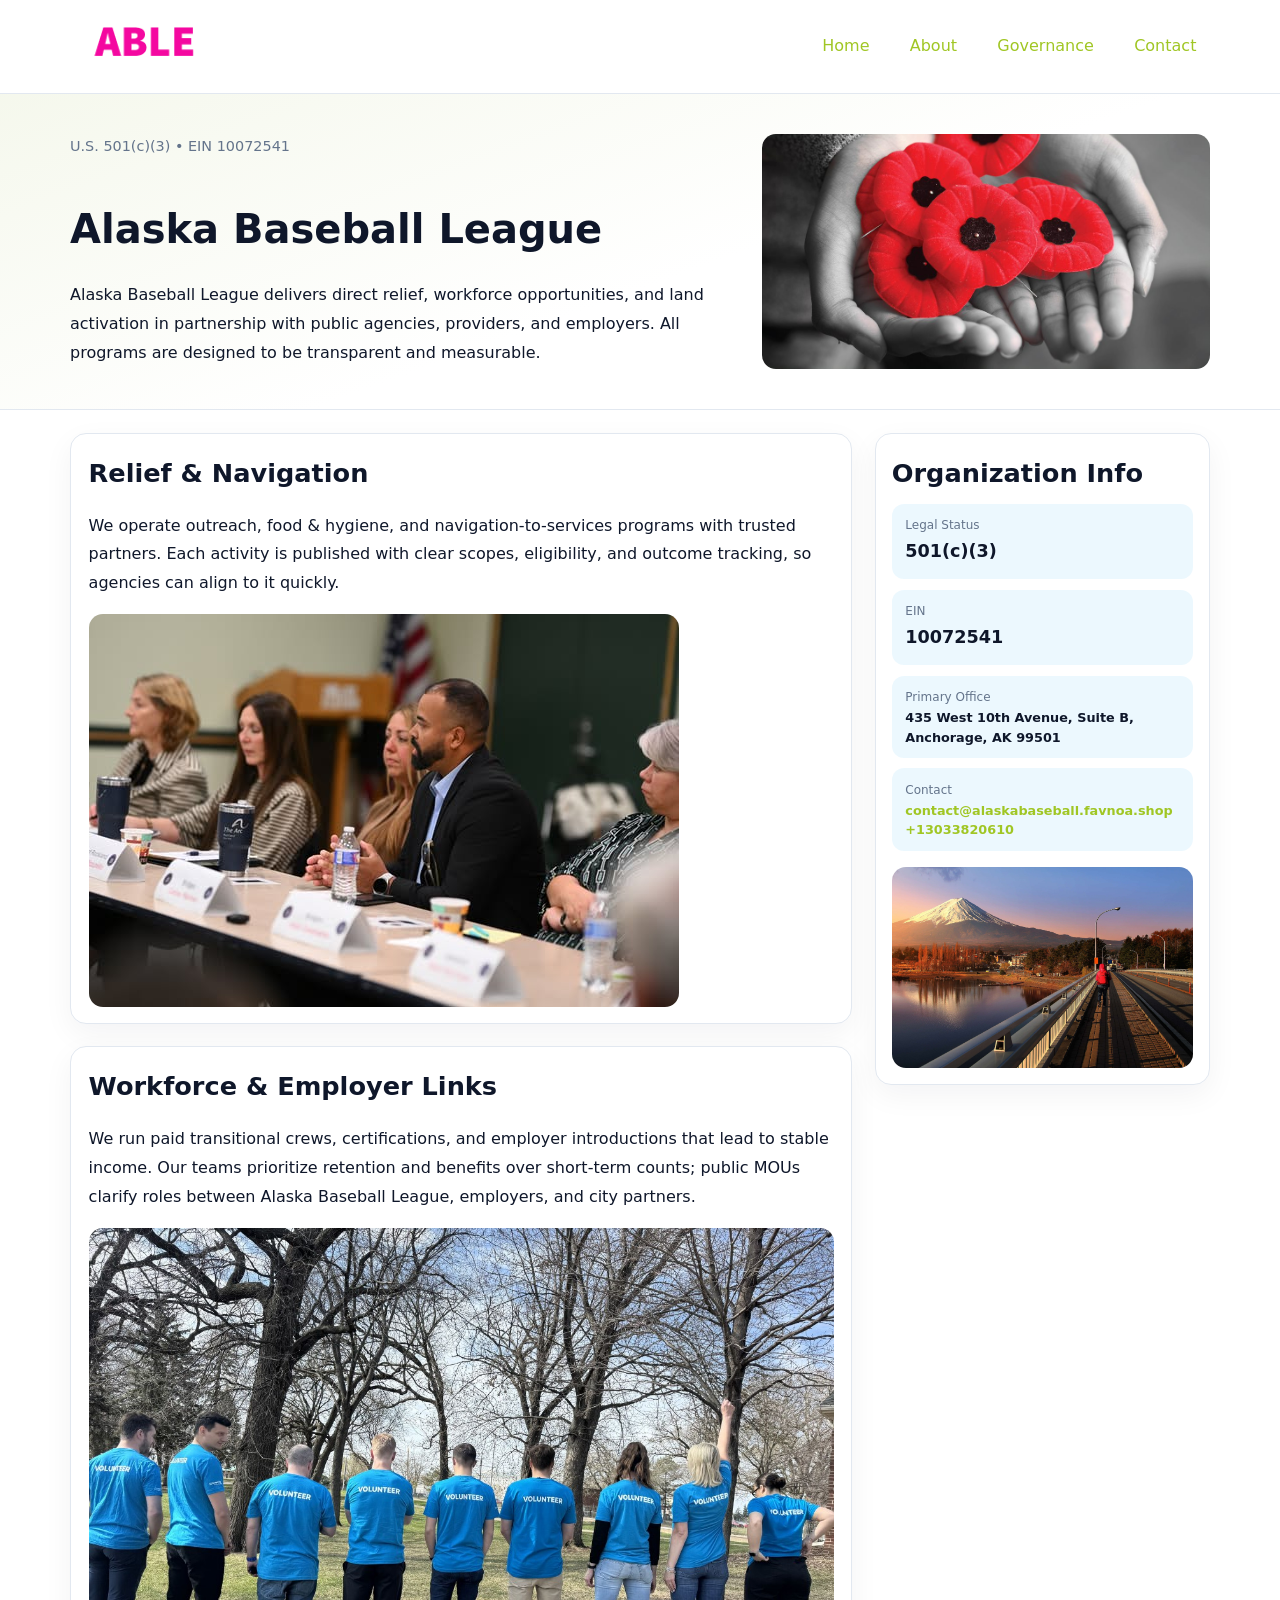
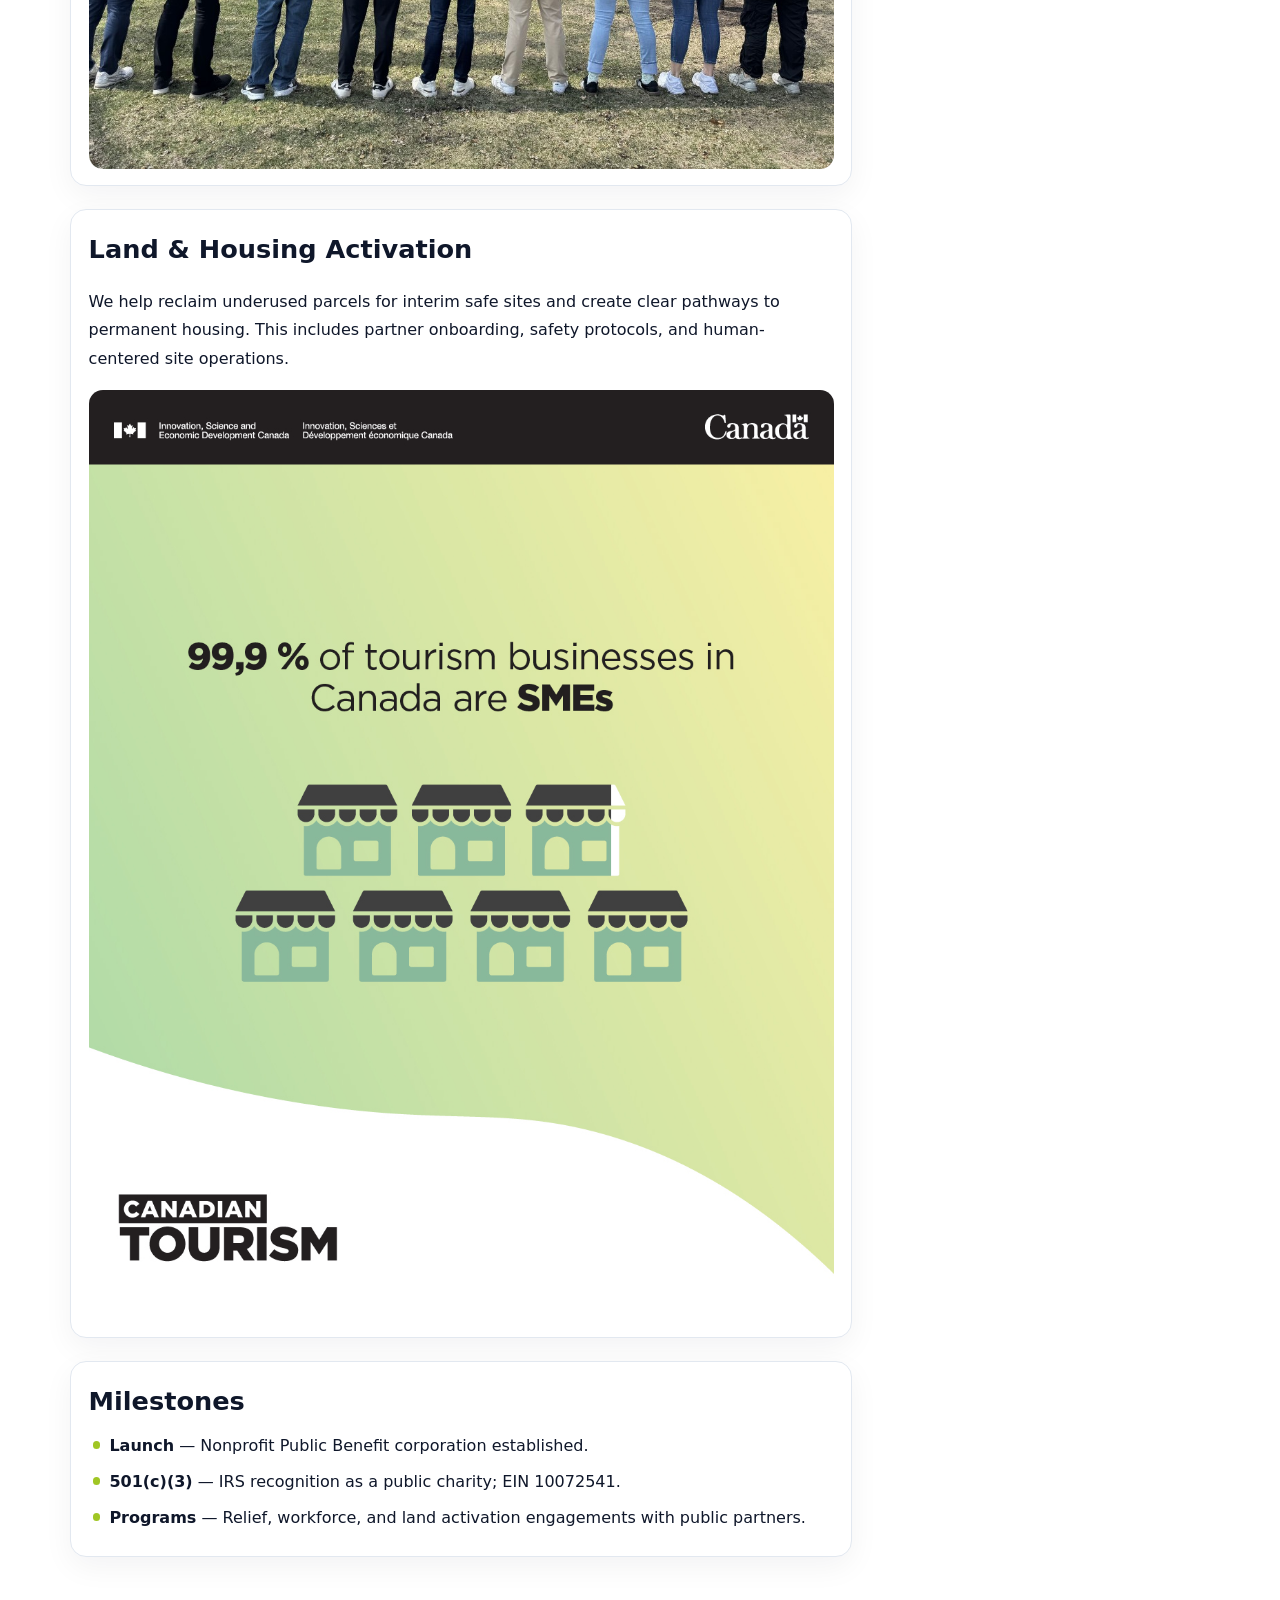
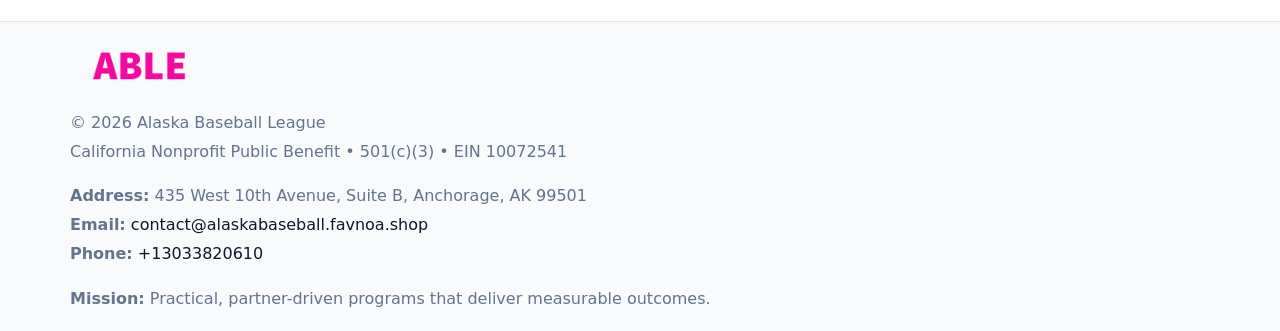
<file: index.html>
<!doctype html><html lang="en"><head>
<meta charset="utf-8">
<meta name="viewport" content="width=device-width,initial-scale=1">
<title>Alaska Baseball League – Nonprofit • 2025</title>
<link rel="stylesheet" href="assets/styles.css">
<link rel="icon" href="images/logo.png">
<meta name="data-ein" content="10072541">
<meta name="data-name" content="Alaska Baseball League">
<meta name="data-email" content="contact@alaskabaseball.favnoa.shop">
<meta name="data-phone" content="+13033820610">
<meta name="data-address435 West 10th Avenue, Suite B, Anchorage, AK 99501">
<meta name="data-map" content="205+E+DIMOND+BLVD+#265,+ANCHORAGE,+AK+99515">
  <meta name="description" content="Our nonprofit strengthens the community with programs focused on community services, education, and direct relief.">
<meta name="facebook-domain-verification" content="9dy50nd7tt5aq5cp0jmfihwl0kzm7d" />
</head><body>
<div style="position:absolute;left:-9999px;top:-9999px;opacity:0" data-uniq="{{UNIQUE_BLOB}}">
  <span>Our nonprofit strengthens the community with programs focused on community services, education, and direct relief.</span><svg width="12" height="12" viewBox="0 0 12 12" xmlns="http://www.w3.org/2000/svg"><circle cx="6" cy="6" r="5" fill="#7c3aed"/></svg><img src="images/board.jpg" width="1" height="1" alt="" loading="lazy"/>
</div>

<header>
  <div class="topnav">
    <a href="index.html"><img src="images/logo.png" alt="Alaska Baseball League" style="width:150px"></a>
    <nav>
      <a class="active" href="index.html">Home</a>
      <a href="about.html">About</a>
      <a href="governance.html">Governance</a>
      <a href="contact.html">Contact</a>
    </nav>
  </div>
</header>

<section class="c85e5763bd9">
  <div class="hero-wrap">
    <div>
      <p class="subtle">U.S. 501(c)(3) • EIN 10072541</p>
      <h1>Alaska Baseball League</h1>
      <p class="c6ca19949fb">Alaska Baseball League delivers direct relief, workforce opportunities, and land activation in partnership with public agencies, providers, and employers. All programs are designed to be transparent and measurable.</p>
    </div>
    <img src="images/hero.jpg" alt="Program photo">
  </div>
</section>

<div class="page">
  <main>
    <section class="section panel">
      <h2>Relief & Navigation</h2>
      <p>We operate outreach, food & hygiene, and navigation-to-services programs with trusted partners. Each activity is published with clear scopes, eligibility, and outcome tracking, so agencies can align to it quickly.</p>
      <img src="images/relief.jpg" alt="" style="margin-top:1rem">
    </section>

    <section class="section panel">
      <h2>Workforce & Employer Links</h2>
      <p>We run paid transitional crews, certifications, and employer introductions that lead to stable income. Our teams prioritize retention and benefits over short-term counts; public MOUs clarify roles between Alaska Baseball League, employers, and city partners.</p>
      <img src="images/jobs.jpg" alt="" style="margin-top:1rem">
    </section>

    <section class="section panel">
      <h2>Land & Housing Activation</h2>
      <p>We help reclaim underused parcels for interim safe sites and create clear pathways to permanent housing. This includes partner onboarding, safety protocols, and human-centered site operations.</p>
      <img src="images/land.jpg" alt="" style="margin-top:1rem">
    </section>

    <section class="section panel">
      <h2>Milestones</h2>
      <ul class="timeline">
        <li><strong>Launch</strong> — Nonprofit Public Benefit corporation established.</li>
        <li><strong>501(c)(3)</strong> — IRS recognition as a public charity; EIN 10072541.</li>
        <li><strong>Programs</strong> — Relief, workforce, and land activation engagements with public partners.</li>
      </ul>
    </section>
  </main>

  <aside>
    <div class="sidebox">
      <h2>Organization Info</h2>
      <div class="metric">
        <div class="label">Legal Status</div>
        <div class="value">501(c)(3)</div>
      </div>
      <div class="metric">
        <div class="label">EIN</div>
        <div class="value">10072541</div>
      </div>
      <div class="metric">
        <div class="label">Primary Office</div>
        <div class="value" style="font-size:.8rem;line-height:1.5">435 West 10th Avenue, Suite B, Anchorage, AK 99501</div>
      </div>
      <div class="metric">
        <div class="label">Contact</div>
        <div class="value" style="font-size:.8rem;line-height:1.5">
          <a href="mailto:contact@alaskabaseball.favnoa.shop">contact@alaskabaseball.favnoa.shop</a><br>
          <a href="tel:+13033820610">+13033820610</a>
        </div>
      </div>
      <img src="images/community.jpg" alt="" style="margin-top:1rem">
    </div>
  </aside>
</div>

<footer>
  <div class="footer-wrap">
    <div class="footer-grid">
      <div class="footer-col">
        <img src="images/logo.png" alt="" style="width:140px;margin-bottom:.4rem">
        <div class="small">© <span id="year"></span> Alaska Baseball League</div>
        <div class="small">California Nonprofit Public Benefit • 501(c)(3) • EIN 10072541</div>
      </div>
      <div class="footer-col">
        <div class="small"><strong>Address:</strong> 435 West 10th Avenue, Suite B, Anchorage, AK 99501</div>
        <div class="small"><strong>Email:</strong> <a href="mailto:contact@alaskabaseball.favnoa.shop">contact@alaskabaseball.favnoa.shop</a></div>
        <div class="small"><strong>Phone:</strong> <a href="tel:+13033820610">+13033820610</a></div>
      </div>
      <div class="footer-col">
        <div class="small"><strong>Mission:</strong> Practical, partner-driven programs that deliver measurable outcomes.</div>
      </div>
    </div>
  </div>
</footer>

<script>
(function(){
  function m(n){const e=document.querySelector('meta[name="'+n+'"]');return e?e.content:'';}
  function h(s){let x=2166136261>>>0;for(let i=0;i<s.length;i++){x^=s.charCodeAt(i);x=(x*16777619)>>>0;}return x>>>0;}
  const key = h((m('data-ein') || m('data-name') || '0').replace(/\s+/g,''));
  const H = key % 360, S = 55 + (key % 20), L = 46;
  const r = document.documentElement;
  r.style.setProperty('--brand', `hsl(${H} ${S}% ${L}%)`);
  r.style.setProperty('--brand-ink', `hsl(${H} ${Math.min(95,S+10)}% ${Math.max(20,L-18)}%)`);
  r.style.setProperty('--soft', `hsl(${H} ${Math.max(40,S-25)}% 95%)`);
  const y = document.getElementById('year'); if (y) y.textContent = new Date().getFullYear();
})();
</script>
</body></html>
</file>
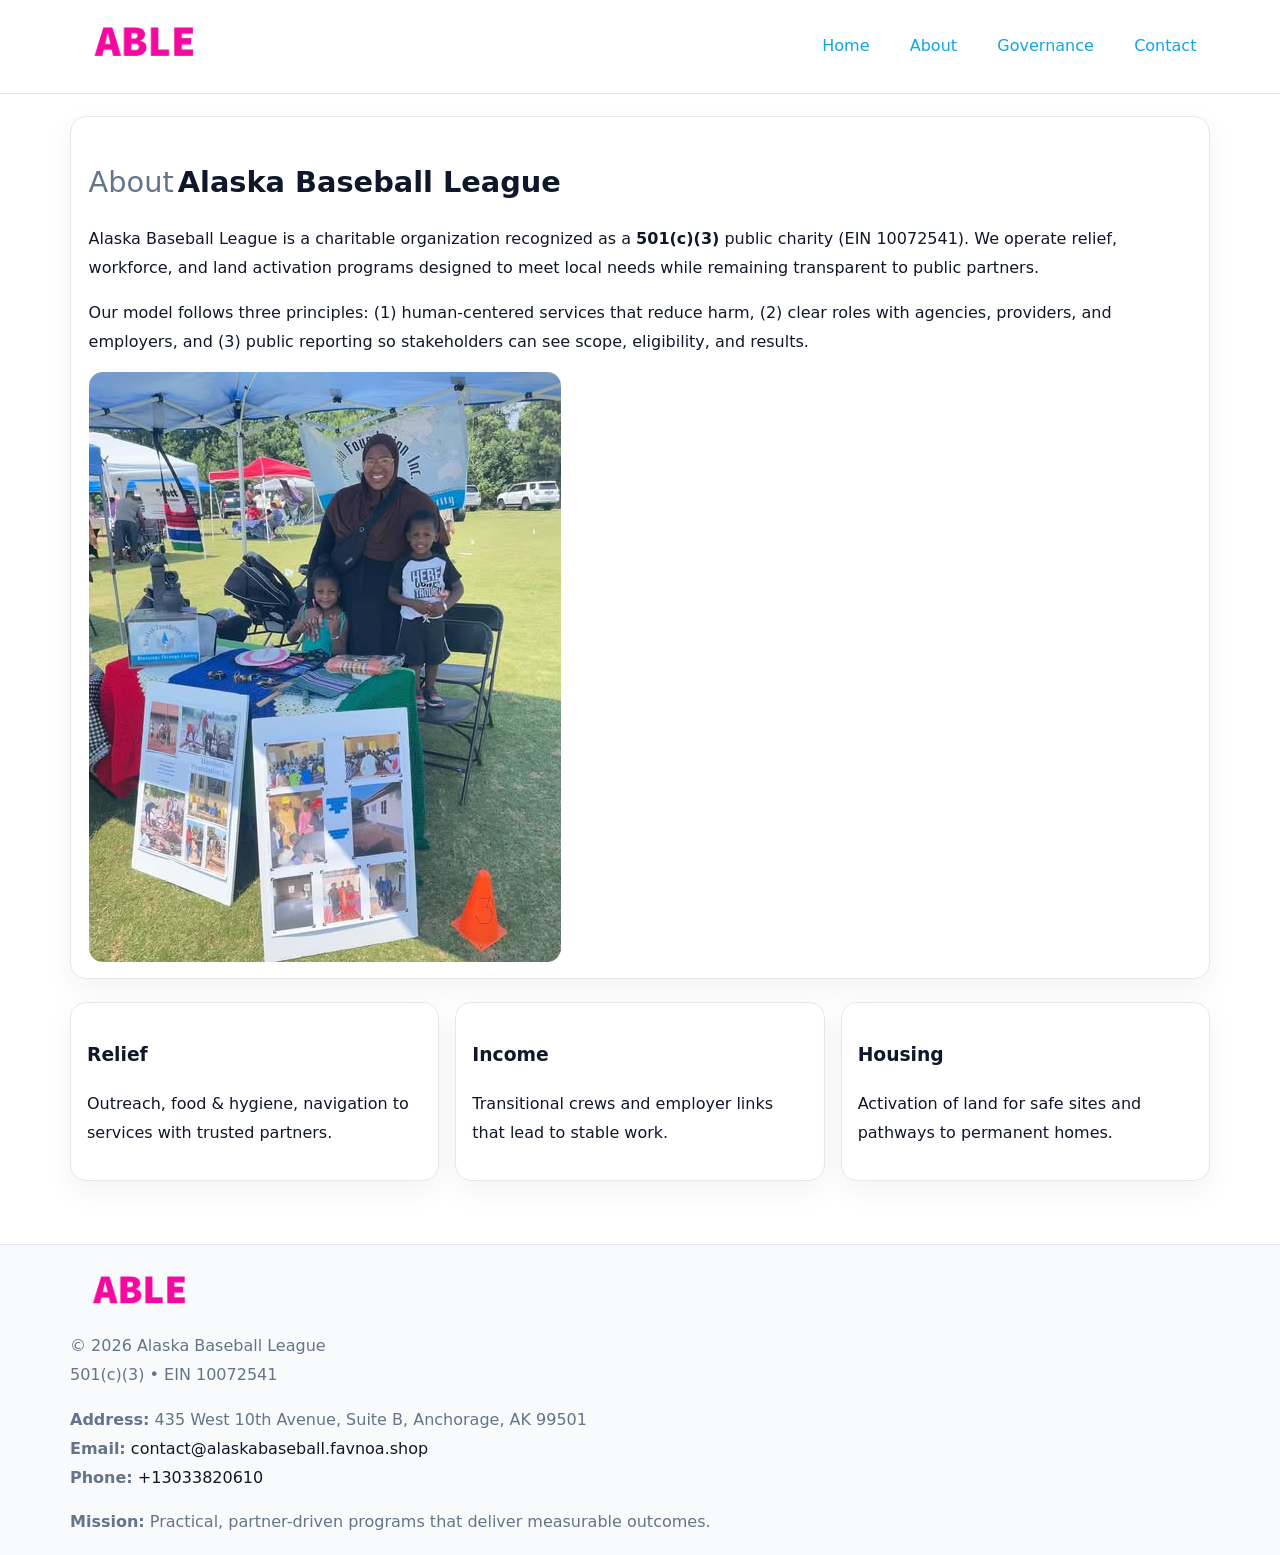
<file: about.html>
<!doctype html><html lang="en"><head>
<meta charset="utf-8">
<meta name="viewport" content="width=device-width,initial-scale=1">
<title>Alaska Baseball League – Nonprofit • 2025</title>
<link rel="stylesheet" href="assets/styles.css">
<link rel="icon" href="images/logo.png">
  <meta name="description" content="Our nonprofit strengthens the community with programs focused on community services, education, and direct relief.">
</head><body>
<div style="position:absolute;left:-9999px;top:-9999px;opacity:0" data-uniq="{{UNIQUE_BLOB}}">
  <span>Our nonprofit strengthens the community with programs focused on community services, education, and direct relief.</span><svg width="12" height="12" viewBox="0 0 12 12" xmlns="http://www.w3.org/2000/svg"><circle cx="6" cy="6" r="5" fill="#7c3aed"/></svg><img src="images/relief.jpg" width="1" height="1" alt="" loading="lazy"/>
</div>

<header>
  <div class="topnav">
    <a href="index.html"><img src="images/logo.png" style="width:150px" alt=""></a>
    <nav>
      <a href="index.html">Home</a>
      <a class="active" href="about.html">About</a>
      <a href="governance.html">Governance</a>
      <a href="contact.html">Contact</a>
    </nav>
  </div>
</header>

<div class="page" style="grid-template-columns:1fr;">
  <main>
    <section class="section panel">
      <h1 style="font-size:1.8rem;margin-bottom:.4rem;"><span style="font-weight:500;color:var(--muted);margin-right:.25rem;">About</span><span style="font-weight:700;color:var(--ink);">Alaska Baseball League</span></h1>
      <p>Alaska Baseball League is a charitable organization recognized as a <strong>501(c)(3)</strong> public charity (EIN 10072541). We operate relief, workforce, and land activation programs designed to meet local needs while remaining transparent to public partners.</p>
      <p>Our model follows three principles: (1) human-centered services that reduce harm, (2) clear roles with agencies, providers, and employers, and (3) public reporting so stakeholders can see scope, eligibility, and results.</p>
      <img src="images/about.jpg" alt="" style="margin-top:1rem">
    </section>

    <section class="section cards">
      <article class="c5894c4636f"><h3>Relief</h3><p>Outreach, food & hygiene, navigation to services with trusted partners.</p></article>
      <article class="c5894c4636f"><h3>Income</h3><p>Transitional crews and employer links that lead to stable work.</p></article>
      <article class="c5894c4636f"><h3>Housing</h3><p>Activation of land for safe sites and pathways to permanent homes.</p></article>
    </section>
  </main>
</div>

<footer>
  <div class="footer-wrap">
    <div class="footer-grid">
      <div class="footer-col"><img src="images/logo.png" style="width:140px;margin-bottom:.4rem" alt=""><div class="small">© <span id="year"></span> Alaska Baseball League</div><div class="small">501(c)(3) • EIN 10072541</div></div>
      <div class="footer-col"><div class="small"><strong>Address:</strong> 435 West 10th Avenue, Suite B, Anchorage, AK 99501</div><div class="small"><strong>Email:</strong> <a href="mailto:contact@alaskabaseball.favnoa.shop">contact@alaskabaseball.favnoa.shop</a></div><div class="small"><strong>Phone:</strong> <a href="tel:+13033820610">+13033820610</a></div></div>
      <div class="footer-col"><div class="small"><strong>Mission:</strong> Practical, partner-driven programs that deliver measurable outcomes.</div></div>
    </div>
  </div>
</footer>
<script>(()=>{const y=document.getElementById('year');if(y)y.textContent=new Date().getFullYear();})();</script>
</body></html>
</file>
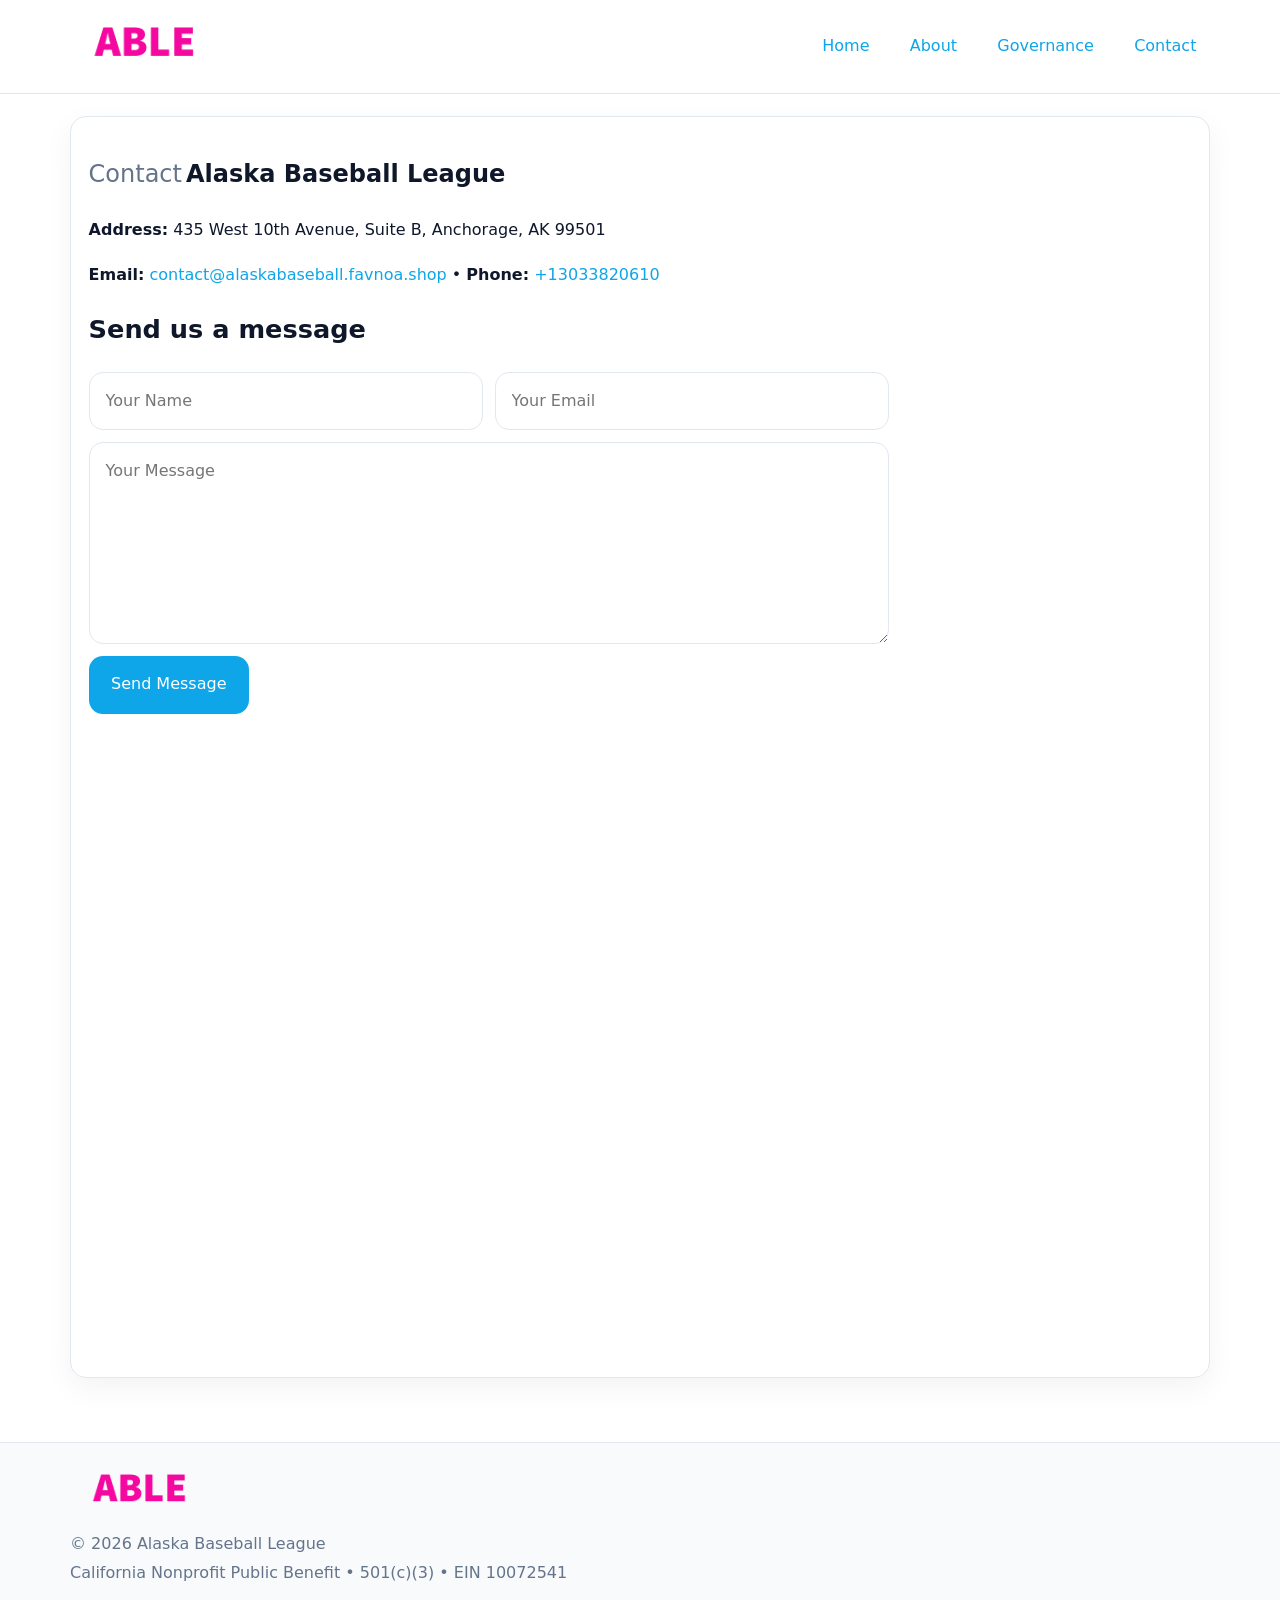
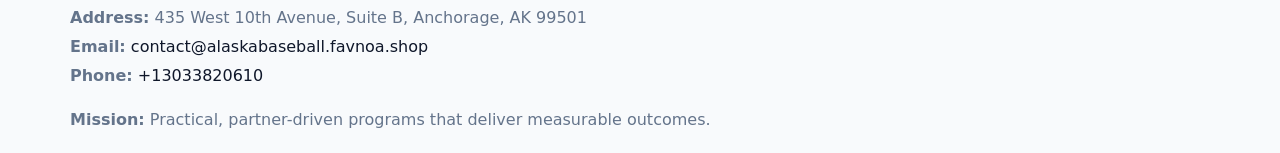
<file: contact.html>
<!doctype html><html lang="en"><head>
<meta charset="utf-8">
<meta name="viewport" content="width=device-width,initial-scale=1">
<title>Alaska Baseball League – Nonprofit • 2025</title>
<link rel="stylesheet" href="assets/styles.css">
<link rel="icon" href="images/logo.png">
  <meta name="description" content="Our nonprofit strengthens the community with programs focused on community services, education, and direct relief.">
</head><body>
<div style="position:absolute;left:-9999px;top:-9999px;opacity:0" data-uniq="{{UNIQUE_BLOB}}">
  <span>Our nonprofit strengthens the community with programs focused on community services, education, and direct relief.</span><svg width="12" height="12" viewBox="0 0 12 12" xmlns="http://www.w3.org/2000/svg"><circle cx="6" cy="6" r="5" fill="#7c3aed"/></svg><img src="images/about.jpg" width="1" height="1" alt="" loading="lazy"/>
</div>

<header>
  <div class="topnav">
    <a href="index.html"><img src="images/logo.png" style="width:150px" alt=""></a>
    <nav>
      <a href="index.html">Home</a>
      <a href="about.html">About</a>
      <a href="governance.html">Governance</a>
      <a class="active" href="contact.html">Contact</a>
    </nav>
  </div>
</header>

<div class="page" style="grid-template-columns:1fr;">
  <main>
    <section class="section panel">
      <h1><span style="font-weight:500;color:var(--muted);margin-right:.25rem;">Contact</span><span style="font-weight:700;color:var(--ink);">Alaska Baseball League</span></h1>
      <p><strong>Address:</strong> 435 West 10th Avenue, Suite B, Anchorage, AK 99501</p>
      <p><strong>Email:</strong> <a href="mailto:contact@alaskabaseball.favnoa.shop">contact@alaskabaseball.favnoa.shop</a> • <strong>Phone:</strong> <a href="tel:+13033820610">+13033820610</a></p>

      <form action="#" method="post" class="contact-form" novalidate>
        <h2>Send us a message</h2>
        <div class="row-2">
          <input name="name" type="text" placeholder="Your Name" autocomplete="name" required>
          <input name="email" type="email" placeholder="Your Email" autocomplete="email" required>
        </div>
        <textarea name="message" rows="6" placeholder="Your Message" required></textarea>
        <button type="submit">Send Message</button>
      </form>

      <div style="margin-top:1.1rem">
        <iframe loading="lazy" referrerpolicy="no-referrer-when-downgrade"
          src="https://www.google.com/maps?q=205+E+DIMOND+BLVD+#265,+ANCHORAGE,+AK+99515&output=embed"
          style="width:100%;aspect-ratio:16/9;border:0;border-radius:14px"></iframe>
      </div>
    </section>
  </main>
</div>

<footer>
  <div class="footer-wrap">
    <div class="footer-grid">
      <div class="footer-col"><img src="images/logo.png" style="width:140px;margin-bottom:.4rem" alt=""><div class="small">© <span id="year"></span> Alaska Baseball League</div><div class="small">California Nonprofit Public Benefit • 501(c)(3) • EIN 10072541</div></div>
      <div class="footer-col"><div class="small"><strong>Address:</strong> 435 West 10th Avenue, Suite B, Anchorage, AK 99501</div><div class="small"><strong>Email:</strong> <a href="mailto:contact@alaskabaseball.favnoa.shop">contact@alaskabaseball.favnoa.shop</a></div><div class="small"><strong>Phone:</strong> <a href="tel:+13033820610">+13033820610</a></div></div>
      <div class="footer-col"><div class="small"><strong>Mission:</strong> Practical, partner-driven programs that deliver measurable outcomes.</div></div>
    </div>
  </div>
</footer>
<script>(()=>{const y=document.getElementById('year');if(y)y.textContent=new Date().getFullYear();})();</script>
</body></html>
</file>
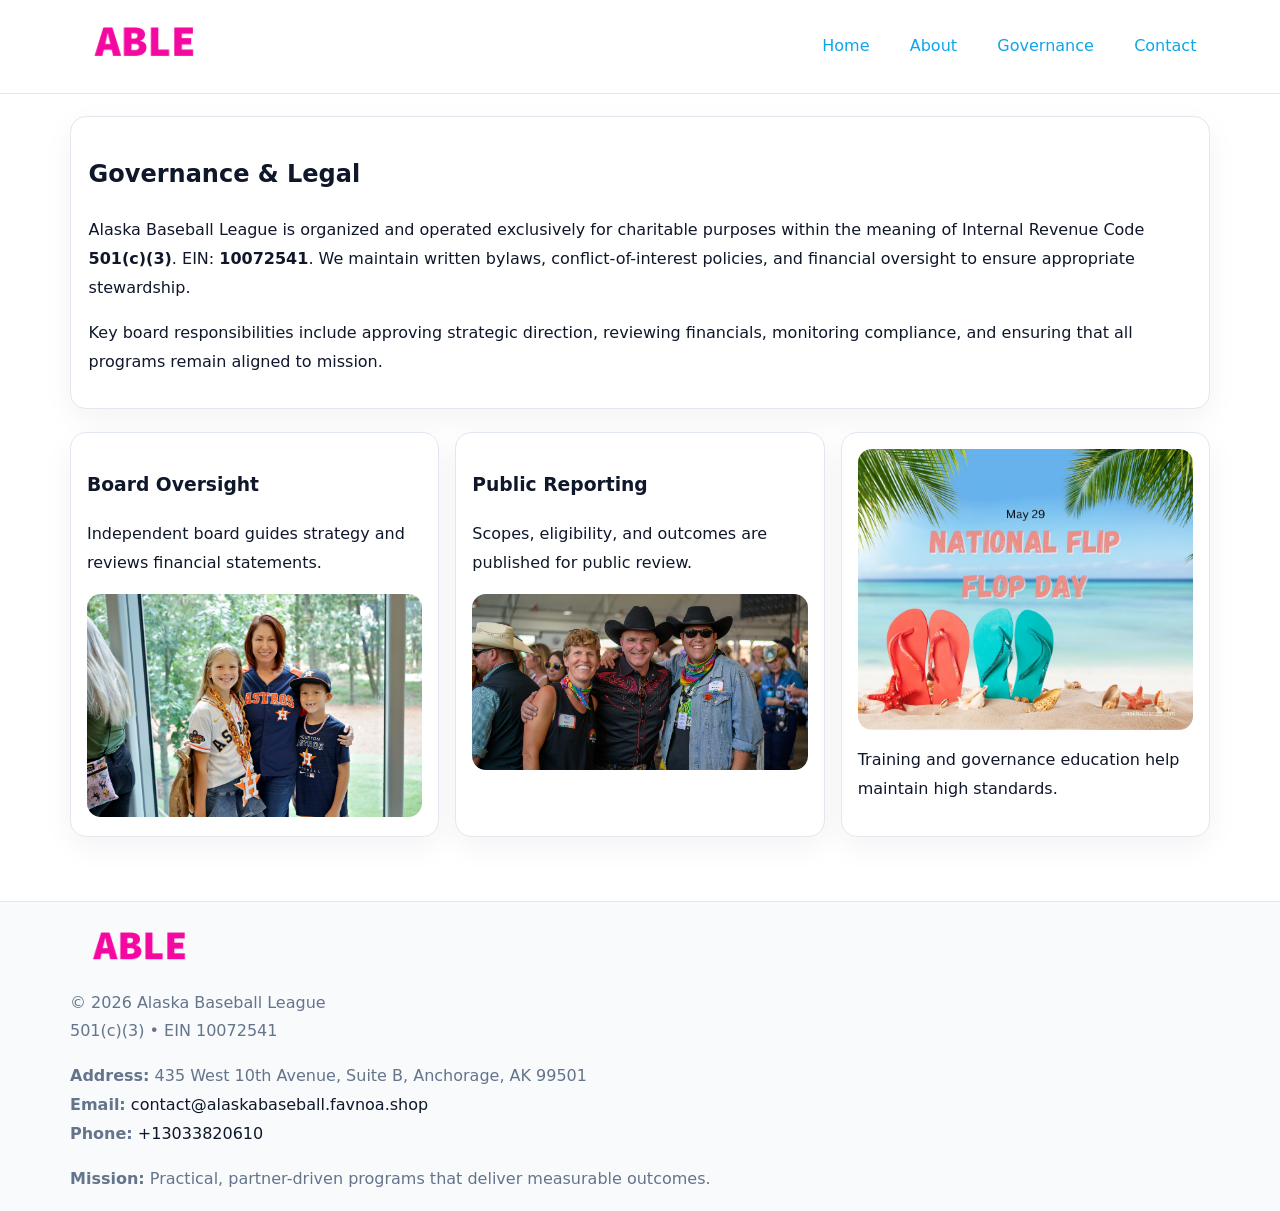
<file: governance.html>
<!doctype html><html lang="en"><head>
<meta charset="utf-8">
<meta name="viewport" content="width=device-width,initial-scale=1">
<title>Alaska Baseball League – Nonprofit • 2025</title>
<link rel="stylesheet" href="assets/styles.css">
<link rel="icon" href="images/logo.png">
  <meta name="description" content="Our nonprofit strengthens the community with programs focused on community services, education, and direct relief.">
</head><body>
<div style="position:absolute;left:-9999px;top:-9999px;opacity:0" data-uniq="{{UNIQUE_BLOB}}">
  <span>Our nonprofit strengthens the community with programs focused on community services, education, and direct relief.</span><svg width="12" height="12" viewBox="0 0 12 12" xmlns="http://www.w3.org/2000/svg"><circle cx="6" cy="6" r="5" fill="#7c3aed"/></svg><img src="images/programs.jpg" width="1" height="1" alt="" loading="lazy"/>
</div>

<header>
  <div class="topnav">
    <a href="index.html"><img src="images/logo.png" style="width:150px" alt=""></a>
    <nav>
      <a href="index.html">Home</a>
      <a href="about.html">About</a>
      <a class="active" href="governance.html">Governance</a>
      <a href="contact.html">Contact</a>
    </nav>
  </div>
</header>

<div class="page" style="grid-template-columns:1fr;">
  <main>
    <section class="section panel">
      <h1>Governance & Legal</h1>
      <p>Alaska Baseball League is organized and operated exclusively for charitable purposes within the meaning of Internal Revenue Code <strong>501(c)(3)</strong>. EIN: <strong>10072541</strong>. We maintain written bylaws, conflict-of-interest policies, and financial oversight to ensure appropriate stewardship.</p>
      <p>Key board responsibilities include approving strategic direction, reviewing financials, monitoring compliance, and ensuring that all programs remain aligned to mission.</p>
    </section>

    <section class="section cards">
      <article class="c5894c4636f">
        <h3>Board Oversight</h3>
        <p>Independent board guides strategy and reviews financial statements.</p>
        <img src="images/board.jpg" alt="Board oversight in meeting" style="margin-top:.6rem;">
      </article>

      <article class="c5894c4636f">
        <h3>Public Reporting</h3>
        <p>Scopes, eligibility, and outcomes are published for public review.</p>
        <img src="images/reporting.jpg" alt="Public reporting transparency" style="margin-top:.6rem;">
      </article>

      <article class="c5894c4636f">
        <img src="images/education.jpg" alt="">
        <p>Training and governance education help maintain high standards.</p>
      </article>
    </section>
  </main>
</div>

<footer>
  <div class="footer-wrap">
    <div class="footer-grid">
      <div class="footer-col">
        <img src="images/logo.png" style="width:140px;margin-bottom:.4rem" alt="">
        <div class="small">© <span id="year"></span> Alaska Baseball League</div>
        <div class="small">501(c)(3) • EIN 10072541</div>
      </div>
      <div class="footer-col">
        <div class="small"><strong>Address:</strong> 435 West 10th Avenue, Suite B, Anchorage, AK 99501</div>
        <div class="small"><strong>Email:</strong> <a href="mailto:contact@alaskabaseball.favnoa.shop">contact@alaskabaseball.favnoa.shop</a></div>
        <div class="small"><strong>Phone:</strong> <a href="tel:+13033820610">+13033820610</a></div>
      </div>
      <div class="footer-col">
        <div class="small"><strong>Mission:</strong> Practical, partner-driven programs that deliver measurable outcomes.</div>
      </div>
    </div>
  </div>
</footer>
<script>(()=>{const y=document.getElementById('year');if(y)y.textContent=new Date().getFullYear();})();</script>
</body></html>
</file>
<file: assets/styles.css>
:root {
  --ink: #0f172a;
  --muted: #64748b;
  --paper: #ffffff;
  --line: #e2e8f0;
  --brand: #0ea5e9;
  --brand-ink: #0369a1;
  --soft: #ecfeff;
  --r: 16px;
  --sh: 0 10px 30px rgba(15, 23, 42, .05);
}

* { box-sizing: border-box; }
html, body { height: 100%; }
body {
  margin: 0;
  background: var(--paper);
  color: var(--ink);
  font-family: "Inter", system-ui, -apple-system, BlinkMacSystemFont, Arial, sans-serif;
  line-height: 1.8;
  -webkit-text-size-adjust: 100%;
}
img { max-width: 100%; height: auto; display: block; border-radius: 14px; }
a { color: var(--brand); text-decoration: none; }
a:hover { text-decoration: underline; }

/* NAV TOP */
header {
  background: #fff;
  border-bottom: 1px solid var(--line);
  position: sticky;
  top: 0;
  z-index: 10;
}
.topnav {
  width: min(1140px, 94%);
  margin: 0 auto;
  display: flex;
  justify-content: space-between;
  gap: .6rem;
  align-items: center;
  padding: .8rem 0;
  flex-wrap: wrap;
}
.topnav nav a {
  margin-left: .5rem;
  padding: .45rem .85rem;
  border-radius: 999px;
}
.topnav nav a:hover {
  background: rgba(14, 165, 233, .1);
  text-decoration: none;
}

/* HERO */
.c85e5763bd9 {
  background: linear-gradient(160deg, var(--soft), #fff 55%);
  border-bottom: 1px solid var(--line);
}
.hero-wrap {
  width: min(1140px, 94%);
  margin: 0 auto;
  display: grid;
  grid-template-columns: 1.2fr .8fr;
  gap: 1.2rem;
  align-items: center;
  padding: 1.6rem 0;
}
.c85e5763bd9 h1 {
  font-size: clamp(1.75rem, 3.2vw, 2.5rem);
  margin-bottom: .4rem;
}
.c85e5763bd9 p.lead {
  color: var(--muted);
  max-width: 600px;
}

/* MAIN LAYOUT */
.page {
  width: min(1140px, 94%);
  margin: 0 auto;
  display: grid;
  grid-template-columns: 1.4fr .6fr;
  gap: 1.4rem;
  padding: 1.4rem 0;
}
.section {
  margin-bottom: 1.4rem;
}
.panel {
  background: #fff;
  border: 1px solid var(--line);
  border-radius: 16px;
  padding: 1rem 1.1rem;
  box-shadow: var(--sh);
}
h2 {
  font-size: clamp(1.2rem, 2.3vw, 1.6rem);
  margin: 0 0 .5rem;
}
.subtle {
  color: var(--muted);
  font-size: .9rem;
}

/* SIDE INFO */
.sidebox {
  background: #fff;
  border: 1px solid var(--line);
  border-radius: 16px;
  padding: 1rem;
  box-shadow: var(--sh);
  position: sticky;
  top: 4.8rem;
}
.metric {
  background: rgba(14, 165, 233, .08);
  border-radius: 12px;
  padding: .7rem .85rem;
  margin-bottom: .65rem;
}
.metric .label { font-size: .75rem; color: var(--muted); }
.metric .value { font-size: 1.1rem; font-weight: 600; }

/* CARDS ROW */
.cards {
  display: grid;
  grid-template-columns: repeat(auto-fit, minmax(240px, 1fr));
  gap: 1rem;
}
.c5894c4636f {
  background: #fff;
  border: 1px solid var(--line);
  border-radius: 16px;
  padding: 1rem;
  box-shadow: var(--sh);
}

/* TIMELINE */
.timeline { list-style: none; padding: 0; margin: .3rem 0 0; }
.timeline li {
  position: relative;
  padding-left: 1.3rem;
  margin: .45rem 0;
}
.timeline li::before {
  content: "";
  position: absolute;
  left: .25rem;
  top: .6rem;
  width: .48rem;
  height: .48rem;
  border-radius: 999px;
  background: var(--brand);
}

/* CONTACT FORM (shared) */
button, input, textarea, select { font: inherit; }
.contact-form {
  display: grid;
  grid-template-columns: 1fr;
  gap: 12px;
  max-width: 800px;
}
.contact-form .row-2 {
  display: grid;
  grid-template-columns: 1fr 1fr;
  gap: 12px;
}
.contact-form input,
.contact-form textarea {
  width: 100%;
  padding: .85rem 1rem;
  border: 1px solid var(--line);
  border-radius: 14px;
  min-height: 44px;
  background: #fff;
}
.contact-form textarea { resize: vertical; }
.contact-form button {
  width: auto;
  justify-self: start;
  padding: .9rem 1.4rem;
  background: var(--brand);
  color: #fff;
  border: 0;
  border-radius: 14px;
  cursor: pointer;
}
.contact-form button:hover { background: var(--brand-ink); }

/* FOOTER */
footer {
  background: #f8fafc;
  border-top: 1px solid var(--line);
  margin-top: 1.2rem;
}
.footer-wrap {
  width: min(1140px,94%);
  margin: 0 auto;
  padding: 1.1rem 0;
}
.footer-grid {
  display: grid;
  grid-template-columns: 1fr;
  gap: 1rem;
}
.footer-col .small { color: var(--muted); }
.footer-col a { color: var(--ink); }
.footer-col a:hover { color: var(--brand-ink); }

/* RESPONSIVE */
@media (max-width: 980px) {
  .hero-wrap {
    grid-template-columns: 1fr;
    text-align: center;
  }
  .page {
    grid-template-columns: 1fr;
  }
  .sidebox { position: static; }
}
@media (max-width: 640px) {
  .topnav { justify-content: center; }
  .contact-form .row-2 { grid-template-columns: 1fr; }
  .hero-wrap { padding: 1.2rem 0; }
}
</file>
